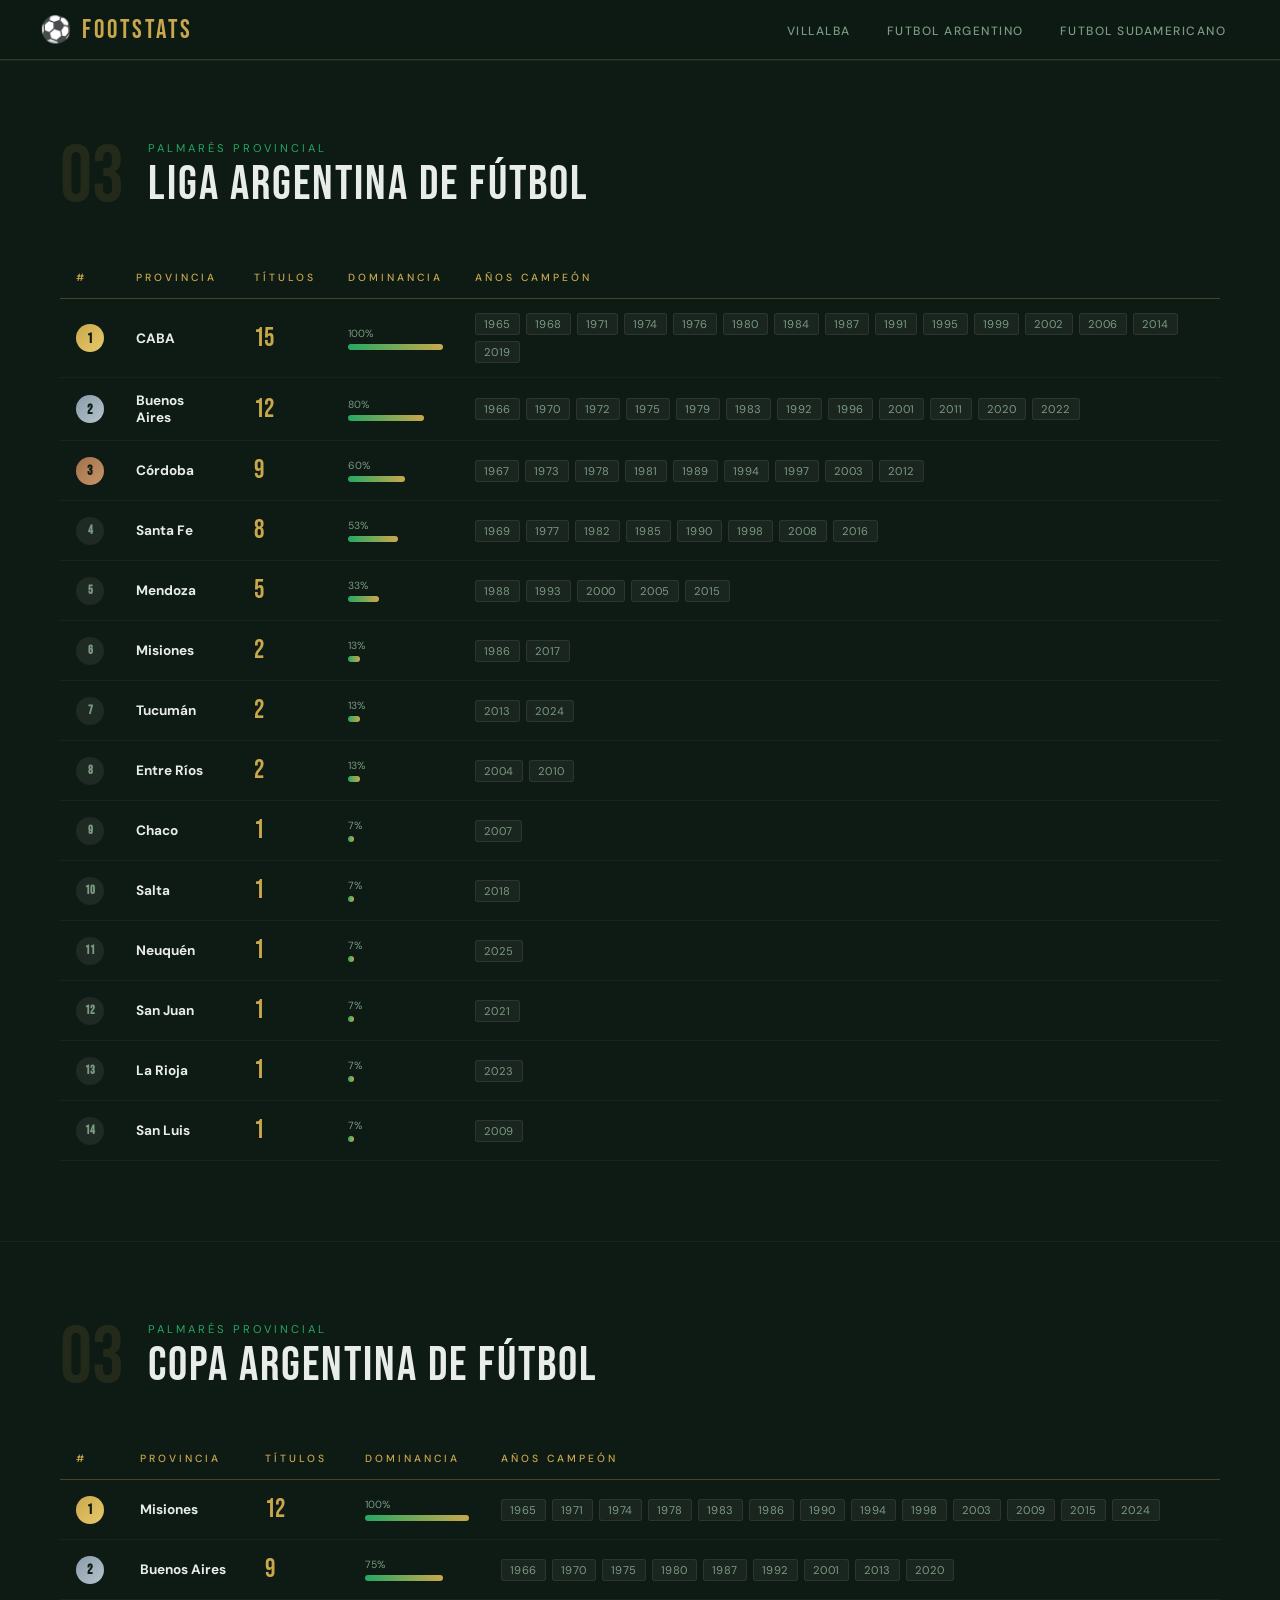
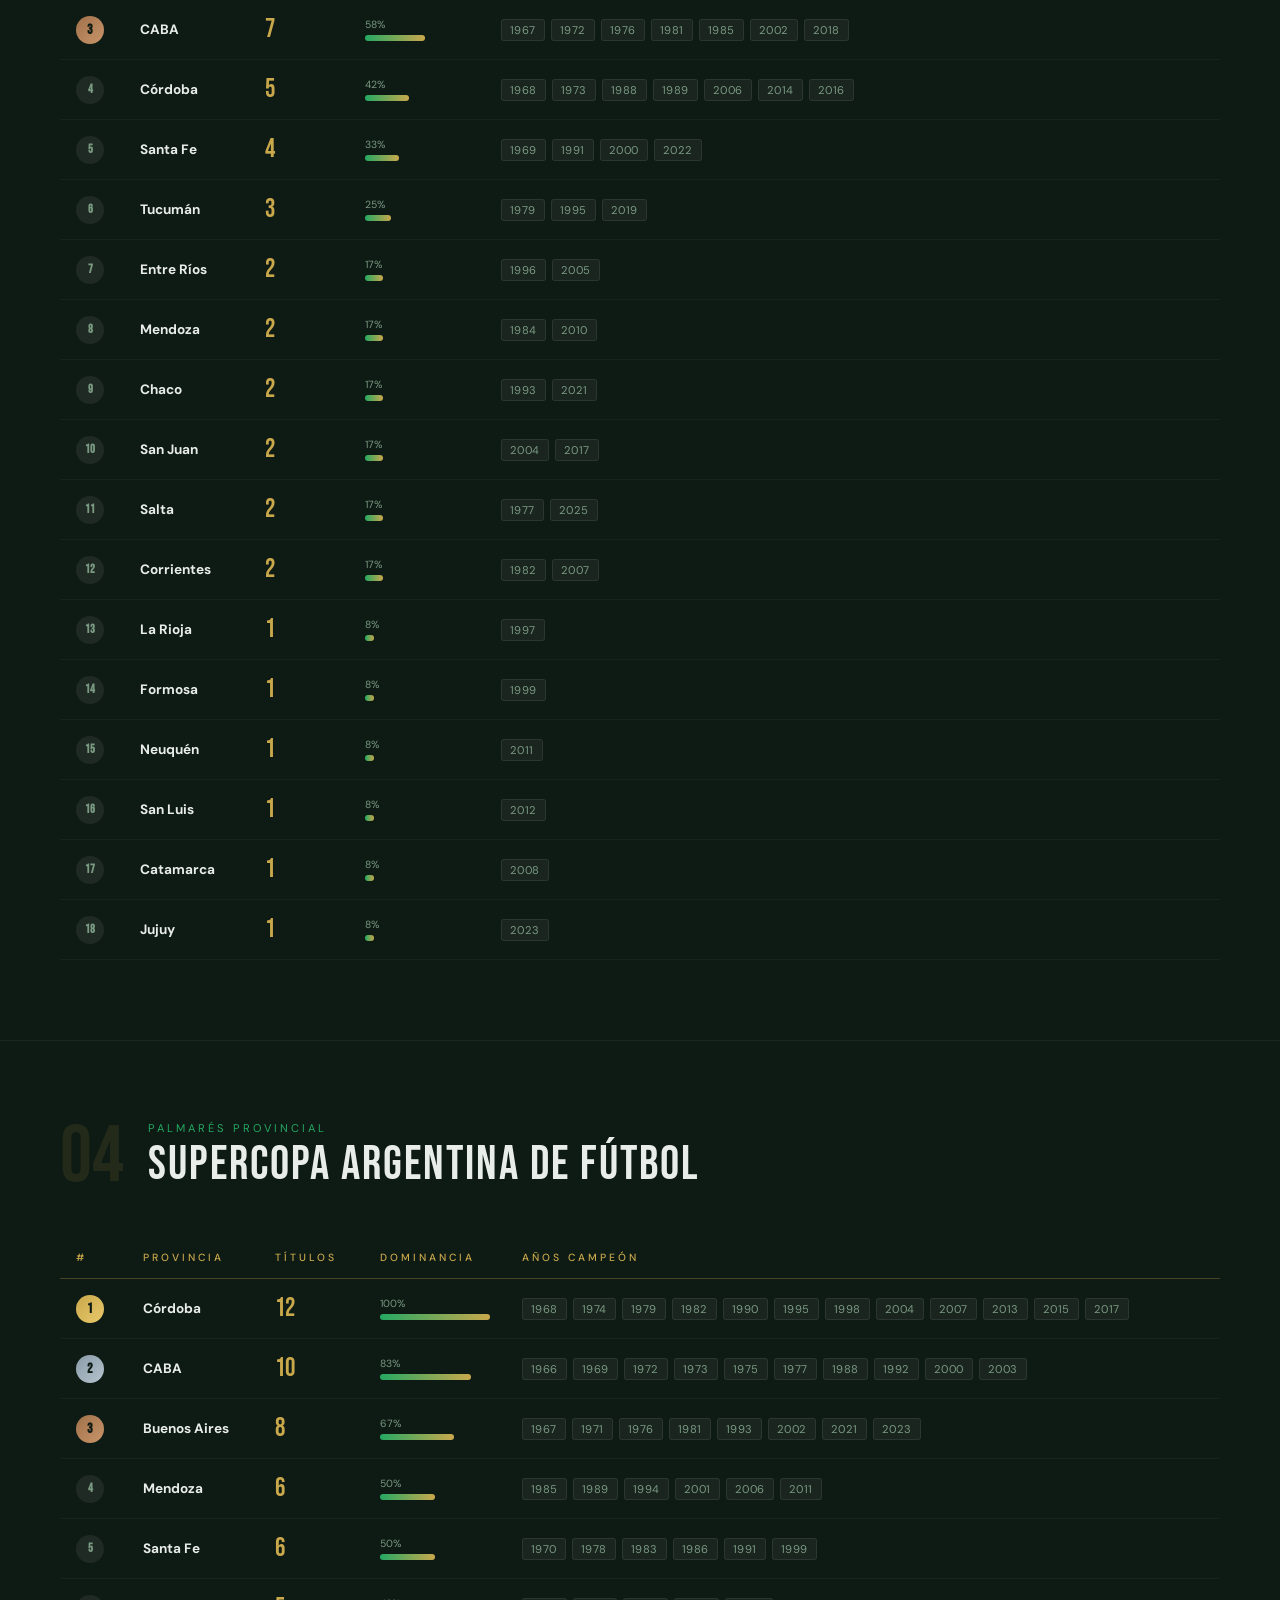
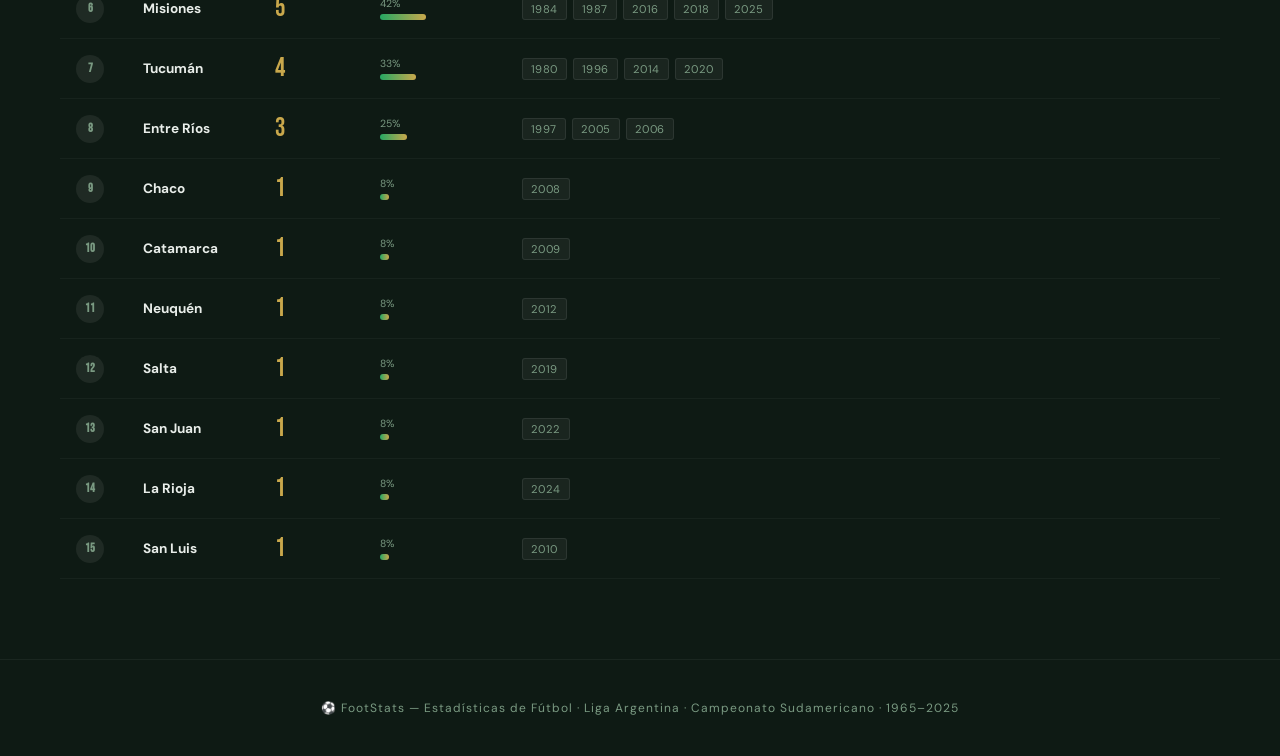
<file: argentina.html>
<!DOCTYPE html>
<html lang="es">

<head>
    <meta charset="UTF-8">
    <meta name="viewport" content="width=device-width, initial-scale=1.0">
    <title>Estadísticas de Fútbol</title>
    <link
        href="https://fonts.googleapis.com/css2?family=Bebas+Neue&family=DM+Sans:wght@300;400;500;600&family=Playfair+Display:ital,wght@0,700;1,400&display=swap"
        rel="stylesheet">
    <link rel="stylesheet" href="style.css">
</head>

<body>

    <nav>
        <a href="index.html" class="nav-logo" style="text-decoration:none;">⚽ FootStats</a>
        <div class="hamburger" onclick="document.querySelector('.nav-links').classList.toggle('open')">☰</div>
        <ul class="nav-links">
            <li><a href="index.html">VILLALBA</a></li>
            <li><a href="argentina.html">FUTBOL ARGENTINO</a></li>
            <li><a href="sudamericano.html">FUTBOL SUDAMERICANO</a></li>
        </ul>
    </nav>

<!-- ====== LIGA ARGENTINA ====== -->
    <section id="liga">
        <div class="section-header fade-in">
            <div class="section-number">03</div>
            <div class="section-title-block">
                <div class="section-subtitle">Palmarés provincial</div>
                <div class="section-title">Liga Argentina de Fútbol</div>
            </div>
        </div>
        <div class="palmares-table-wrap fade-in" id="ligaTable"></div>
    </section>

    
<!-- ====== COPA ARGENTINA ====== -->
    <section id="copa">
        <div class="section-header fade-in">
            <div class="section-number">03</div>
            <div class="section-title-block">
                <div class="section-subtitle">Palmarés provincial</div>
                <div class="section-title">Copa Argentina de Fútbol</div>
            </div>
        </div>
        <div class="palmares-table-wrap fade-in" id="copaTable"></div>
    </section>

    
<!-- ====== SUPERCOPA ====== -->
    <section id="supercopa">
        <div class="section-header fade-in">
            <div class="section-number">04</div>
            <div class="section-title-block">
                <div class="section-subtitle">Palmarés provincial</div>
                <div class="section-title">Supercopa Argentina de Fútbol</div>
            </div>
        </div>
        <div class="palmares-table-wrap fade-in" id="supercopaTable"></div>
    </section>

    
    <footer>
        <span>⚽ FootStats — Estadísticas de Fútbol · Liga Argentina · Campeonato Sudamericano · 1965–2025</span>
    </footer>

    <script>


        const ligaData = [
            { prov: 'CABA', titulos: 15, years: [1965, 1968, 1971, 1974, 1976, 1980, 1984, 1987, 1991, 1995, 1999, 2002, 2006, 2014, 2019] },
            { prov: 'Buenos Aires', titulos: 12, years: [1966, 1970, 1972, 1975, 1979, 1983, 1992, 1996, 2001, 2011, 2020, 2022] },
            { prov: 'Córdoba', titulos: 9, years: [1967, 1973, 1978, 1981, 1989, 1994, 1997, 2003, 2012] },
            { prov: 'Santa Fe', titulos: 8, years: [1969, 1977, 1982, 1985, 1990, 1998, 2008, 2016] },
            { prov: 'Mendoza', titulos: 5, years: [1988, 1993, 2000, 2005, 2015] },
            { prov: 'Misiones', titulos: 2, years: [1986, 2017] },
            { prov: 'Tucumán', titulos: 2, years: [2013, 2024] },
            { prov: 'Entre Ríos', titulos: 2, years: [2004, 2010] },
            { prov: 'Chaco', titulos: 1, years: [2007] },
            { prov: 'Salta', titulos: 1, years: [2018] },
            { prov: 'Neuquén', titulos: 1, years: [2025] },
            { prov: 'San Juan', titulos: 1, years: [2021] },
            { prov: 'La Rioja', titulos: 1, years: [2023] },
            { prov: 'San Luis', titulos: 1, years: [2009] },
        ];


        const copaData = [
            { prov: 'Misiones', titulos: 12, years: [1965, 1971, 1974, 1978, 1983, 1986, 1990, 1994, 1998, 2003, 2009, 2015, 2024] },
            { prov: 'Buenos Aires', titulos: 9, years: [1966, 1970, 1975, 1980, 1987, 1992, 2001, 2013, 2020] },
            { prov: 'CABA', titulos: 7, years: [1967, 1972, 1976, 1981, 1985, 2002, 2018] },
            { prov: 'Córdoba', titulos: 5, years: [1968, 1973, 1988, 1989, 2006, 2014, 2016] },
            { prov: 'Santa Fe', titulos: 4, years: [1969, 1991, 2000, 2022] },
            { prov: 'Tucumán', titulos: 3, years: [1979, 1995, 2019] },
            { prov: 'Entre Ríos', titulos: 2, years: [1996, 2005] },
            { prov: 'Mendoza', titulos: 2, years: [1984, 2010] },
            { prov: 'Chaco', titulos: 2, years: [1993, 2021] },
            { prov: 'San Juan', titulos: 2, years: [2004, 2017] },
            { prov: 'Salta', titulos: 2, years: [1977, 2025] },
            { prov: 'Corrientes', titulos: 2, years: [1982, 2007] },
            { prov: 'La Rioja', titulos: 1, years: [1997] },
            { prov: 'Formosa', titulos: 1, years: [1999] },
            { prov: 'Neuquén', titulos: 1, years: [2011] },
            { prov: 'San Luis', titulos: 1, years: [2012] },
            { prov: 'Catamarca', titulos: 1, years: [2008] },
            { prov: 'Jujuy', titulos: 1, years: [2023] },
        ];


        const supercopaData = [
            { prov: 'Córdoba', titulos: 12, years: [1968, 1974, 1979, 1982, 1990, 1995, 1998, 2004, 2007, 2013, 2015, 2017] },
            { prov: 'CABA', titulos: 10, years: [1966, 1969, 1972, 1973, 1975, 1977, 1988, 1992, 2000, 2003] },
            { prov: 'Buenos Aires', titulos: 8, years: [1967, 1971, 1976, 1981, 1993, 2002, 2021, 2023] },
            { prov: 'Mendoza', titulos: 6, years: [1985, 1989, 1994, 2001, 2006, 2011] },
            { prov: 'Santa Fe', titulos: 6, years: [1970, 1978, 1983, 1986, 1991, 1999] },
            { prov: 'Misiones', titulos: 5, years: [1984, 1987, 2016, 2018, 2025] },
            { prov: 'Tucumán', titulos: 4, years: [1980, 1996, 2014, 2020] },
            { prov: 'Entre Ríos', titulos: 3, years: [1997, 2005, 2006] },
            { prov: 'Chaco', titulos: 1, years: [2008] },
            { prov: 'Catamarca', titulos: 1, years: [2009] },
            { prov: 'Neuquén', titulos: 1, years: [2012] },
            { prov: 'Salta', titulos: 1, years: [2019] },
            { prov: 'San Juan', titulos: 1, years: [2022] },
            { prov: 'La Rioja', titulos: 1, years: [2024] },
            { prov: 'San Luis', titulos: 1, years: [2010] },
        ];


        // ==============================
        // BUILD PALMARES TABLE (ARG)
        // ==============================
        function buildPalmaresTable(data, containerId) {
            const maxT = data[0].titulos;
            let html = `<table class="palmares-table">
    <thead><tr>
      <th>#</th>
      <th>Provincia</th>
      <th>Títulos</th>
      <th class="bar-cell">Dominancia</th>
      <th>Años campeón</th>
    </tr></thead><tbody>`;

            data.forEach((row, i) => {
                const pct = Math.round((row.titulos / maxT) * 100);
                const rankClass = i === 0 ? 'rank-1' : i === 1 ? 'rank-2' : i === 2 ? 'rank-3' : 'rank-other';
                const years = row.years.map(y => `<span class="year-tag">${y}</span>`).join('');
                html += `<tr>
      <td><span class="rank-badge ${rankClass}">${i + 1}</span></td>
      <td><strong>${row.prov}</strong></td>
      <td><span class="titles-count">${row.titulos}</span></td>
      <td class="bar-cell">
        <div style="font-size:0.65rem;color:var(--muted);margin-bottom:4px;">${pct}%</div>
        <div class="title-bar" style="width:${pct}%"></div>
      </td>
      <td><div class="years-list">${years}</div></td>
    </tr>`;
            });

            html += '</tbody></table>';
            document.getElementById(containerId).innerHTML = html;
        }
        buildPalmaresTable(ligaData, 'ligaTable');
        buildPalmaresTable(copaData, 'copaTable');
        buildPalmaresTable(supercopaData, 'supercopaTable');


        // ==============================
        // SCROLL OBSERVER
        // ==============================
        const observer = new IntersectionObserver((entries) => {
            entries.forEach(e => {
                if (e.isIntersecting) e.target.classList.add('visible');
            });
        }, { threshold: 0.1 });

        document.querySelectorAll('.fade-in').forEach(el => observer.observe(el));

        // ==============================
        // NAV ACTIVE
        // ==============================
        window.addEventListener('scroll', () => {
            const sections = ['villalba', 'palmares-jugador', 'liga', 'copa', 'supercopa', 'sudamericana'];
            let current = '';
            sections.forEach(id => {
                const el = document.getElementById(id);
                if (el && window.scrollY >= el.offsetTop - 80) current = id;
            });
            document.querySelectorAll('.nav-links a').forEach(a => {
                const href = a.getAttribute('href');
                a.classList.toggle('active', current && href.endsWith('#' + current));
            });
        });
    </script>
</body>
</html>
</file>
<file: style.css>
:root {
            --green: #1a7a4a;
            --green-light: #25a863;
            --green-dark: #0d4a2c;
            --gold: #c9a84c;
            --gold-light: #e8c96a;
            --cream: #f5f0e8;
            --dark: #0e1a14;
            --mid: #1c2e22;
            --text: #e8ede9;
            --muted: #7a9a82;
            --white: #ffffff;
            --red: #c0392b;
        }

        * {
            margin: 0;
            padding: 0;
            box-sizing: border-box;
        }

        body {
            background-color: var(--dark);
            color: var(--text);
            font-family: 'DM Sans', sans-serif;
            overflow-x: hidden;
        }

        /* NAV */
        nav {
            position: sticky;
            top: 0;
            z-index: 100;
            background: rgba(14, 26, 20, 0.95);
            backdrop-filter: blur(10px);
            border-bottom: 1px solid rgba(201, 168, 76, 0.2);
            padding: 0 40px;
            display: flex;
            align-items: center;
            justify-content: space-between;
            height: 60px;
        }

        .nav-logo {
            font-family: 'Bebas Neue', sans-serif;
            font-size: 1.6rem;
            letter-spacing: 3px;
            color: var(--gold);
        }

        .nav-links {
            display: flex;
            gap: 8px;
            list-style: none;
            flex-wrap: wrap;
        }

        .nav-links a {
            color: var(--muted);
            text-decoration: none;
            font-size: 0.75rem;
            font-weight: 500;
            letter-spacing: 1.5px;
            text-transform: uppercase;
            padding: 6px 14px;
            border-radius: 20px;
            transition: all 0.2s;
        }

        .nav-links a:hover,
        .nav-links a.active {
            color: var(--gold);
            background: rgba(201, 168, 76, 0.1);
        }

        /* HERO PLAYER */
        .player-hero {
            min-height: 100vh;
            display: grid;
            grid-template-columns: 1fr 1fr;
            position: relative;
            overflow: hidden;
        }

        .player-hero::before {
            content: '';
            position: absolute;
            inset: 0;
            background: radial-gradient(ellipse at 30% 50%, rgba(37, 168, 99, 0.12) 0%, transparent 60%),
                radial-gradient(ellipse at 80% 20%, rgba(201, 168, 76, 0.08) 0%, transparent 50%);
            pointer-events: none;
        }

        .player-photo-side {
            position: relative;
            display: flex;
            align-items: center;
            justify-content: center;
            padding: 80px 40px;
        }

        .photo-frame {
            position: relative;
            width: 380px;
            height: 480px;
        }

        .photo-frame::before {
            content: '';
            position: absolute;
            top: -12px;
            left: -12px;
            right: 12px;
            bottom: -12px;
            border: 2px solid var(--gold);
            border-radius: 4px;
            opacity: 0.4;
        }

        .photo-frame::after {
            content: '';
            position: absolute;
            top: 12px;
            left: 12px;
            right: -12px;
            bottom: 12px;
            border: 1px solid var(--green-light);
            border-radius: 4px;
            opacity: 0.3;
        }

        .player-image {
            width: 100%;
            height: 100%;
            object-fit: cover;
            border-radius: 4px;
            display: block;
            background: var(--mid);
        }

        .photo-placeholder {
            width: 100%;
            height: 100%;
            background: linear-gradient(145deg, var(--mid), var(--green-dark));
            border-radius: 4px;
            display: flex;
            flex-direction: column;
            align-items: center;
            justify-content: center;
            gap: 16px;
            color: var(--muted);
            border: 2px dashed rgba(201, 168, 76, 0.3);
        }

        .photo-placeholder svg {
            opacity: 0.4;
        }

        .photo-placeholder span {
            font-size: 0.8rem;
            letter-spacing: 2px;
            text-transform: uppercase;
            opacity: 0.5;
        }

        .player-number-bg {
            position: absolute;
            font-family: 'Bebas Neue', sans-serif;
            font-size: 22rem;
            color: rgba(201, 168, 76, 0.04);
            bottom: -40px;
            left: -20px;
            line-height: 1;
            pointer-events: none;
            user-select: none;
        }

        .player-info-side {
            display: flex;
            flex-direction: column;
            justify-content: center;
            padding: 80px 60px 80px 20px;
            gap: 32px;
        }

        .player-tag {
            display: inline-flex;
            align-items: center;
            gap: 8px;
            font-size: 0.7rem;
            letter-spacing: 3px;
            text-transform: uppercase;
            color: var(--gold);
            border: 1px solid rgba(201, 168, 76, 0.3);
            padding: 6px 16px;
            border-radius: 20px;
            width: fit-content;
        }

        .player-tag::before {
            content: '';
            width: 6px;
            height: 6px;
            border-radius: 50%;
            background: var(--gold);
        }

        .player-name {
            font-family: 'Bebas Neue', sans-serif;
            font-size: 5.5rem;
            line-height: 0.9;
            letter-spacing: 2px;
        }

        .player-name .first {
            color: var(--text);
            display: block;
        }

        .player-name .last {
            color: var(--gold);
            display: block;
        }

        .player-meta {
            display: flex;
            flex-direction: column;
            gap: 10px;
            padding-left: 2px;
            border-left: 3px solid var(--green-light);
            padding-left: 20px;
        }

        .player-meta p {
            font-size: 0.85rem;
            color: var(--muted);
            line-height: 1.6;
        }

        .player-meta strong {
            color: var(--text);
        }

        /* STATS OVERVIEW */
        .stats-overview {
            display: grid;
            grid-template-columns: repeat(3, 1fr);
            gap: 2px;
            margin-top: 8px;
        }

        .stat-block {
            background: rgba(255, 255, 255, 0.03);
            padding: 24px 20px;
            border: 1px solid rgba(255, 255, 255, 0.06);
            text-align: center;
            transition: all 0.3s;
            cursor: default;
        }

        .stat-block:hover {
            background: rgba(201, 168, 76, 0.08);
            border-color: rgba(201, 168, 76, 0.2);
        }

        .stat-block .num {
            font-family: 'Bebas Neue', sans-serif;
            font-size: 3rem;
            color: var(--gold);
            line-height: 1;
            display: block;
        }

        .stat-block .lbl {
            font-size: 0.68rem;
            letter-spacing: 2px;
            text-transform: uppercase;
            color: var(--muted);
            margin-top: 4px;
            display: block;
        }

        .palmares-box {
            background: linear-gradient(135deg, rgba(37, 168, 99, 0.1), rgba(201, 168, 76, 0.05));
            border: 1px solid rgba(201, 168, 76, 0.2);
            padding: 20px 24px;
            border-radius: 2px;
            display: flex;
            align-items: center;
            justify-content: space-between;
            gap: 16px;
        }

        .palmares-box .palm-label {
            font-size: 0.72rem;
            letter-spacing: 2px;
            text-transform: uppercase;
            color: var(--muted);
        }

        .palmares-box .palm-content {
            font-size: 0.9rem;
            color: var(--text);
            margin-top: 4px;
        }

        .titles-input-row {
            display: flex;
            gap: 12px;
            align-items: center;
        }

        .titles-input {
            background: rgba(255, 255, 255, 0.05);
            border: 1px solid rgba(201, 168, 76, 0.3);
            color: var(--gold);
            font-family: 'Bebas Neue', sans-serif;
            font-size: 2.5rem;
            width: 80px;
            text-align: center;
            padding: 8px;
            border-radius: 2px;
            outline: none;
            transition: border-color 0.2s;
        }

        .titles-input:focus {
            border-color: var(--gold);
        }

        /* CAREER TABLE */
        section {
            padding: 80px 60px;
            border-top: 1px solid rgba(255, 255, 255, 0.05);
        }

        .section-header {
            display: flex;
            align-items: flex-end;
            gap: 24px;
            margin-bottom: 48px;
        }

        .section-number {
            font-family: 'Bebas Neue', sans-serif;
            font-size: 5rem;
            color: rgba(201, 168, 76, 0.12);
            line-height: 0.8;
            flex-shrink: 0;
        }

        .section-title-block {}

        .section-subtitle {
            font-size: 0.7rem;
            letter-spacing: 3px;
            text-transform: uppercase;
            color: var(--green-light);
            margin-bottom: 6px;
        }

        .section-title {
            font-family: 'Bebas Neue', sans-serif;
            font-size: 3rem;
            letter-spacing: 2px;
            color: var(--text);
            line-height: 1;
        }

        /* CAREER CARDS */
        .career-grid {
            display: grid;
            grid-template-columns: repeat(auto-fill, minmax(240px, 1fr));
            gap: 12px;
        }

        .career-card {
            background: rgba(255, 255, 255, 0.03);
            border: 1px solid rgba(255, 255, 255, 0.06);
            padding: 20px;
            position: relative;
            overflow: hidden;
            transition: all 0.3s;
            cursor: default;
        }

        .career-card:hover {
            background: rgba(255, 255, 255, 0.06);
            border-color: rgba(201, 168, 76, 0.2);
            transform: translateY(-2px);
        }

        .career-card::before {
            content: attr(data-age);
            position: absolute;
            top: -10px;
            right: -5px;
            font-family: 'Bebas Neue', sans-serif;
            font-size: 5rem;
            color: rgba(255, 255, 255, 0.03);
            line-height: 1;
            pointer-events: none;
        }

        .card-age {
            font-size: 0.65rem;
            letter-spacing: 3px;
            text-transform: uppercase;
            color: var(--muted);
            margin-bottom: 8px;
        }

        .card-club {
            font-family: 'Bebas Neue', sans-serif;
            font-size: 1.6rem;
            letter-spacing: 1px;
            color: var(--text);
            line-height: 1;
            margin-bottom: 4px;
        }

        .card-number {
            font-size: 0.72rem;
            color: var(--muted);
            margin-bottom: 16px;
        }

        .card-stats {
            display: flex;
            gap: 16px;
        }

        .card-stat {
            flex: 1;
        }

        .card-stat .val {
            font-family: 'Bebas Neue', sans-serif;
            font-size: 2rem;
            color: var(--gold);
            display: block;
            line-height: 1;
        }

        .card-stat .val.goals {
            color: var(--green-light);
        }

        .card-stat .key {
            font-size: 0.6rem;
            letter-spacing: 2px;
            text-transform: uppercase;
            color: var(--muted);
            margin-top: 2px;
            display: block;
        }

        .goals-bar {
            position: absolute;
            bottom: 0;
            left: 0;
            height: 3px;
            background: linear-gradient(90deg, var(--green-light), var(--gold));
            transition: width 1s ease;
        }

        /* PALMARÉS TABLE */
        .palmares-section {}

        .comp-tabs {
            display: flex;
            gap: 4px;
            margin-bottom: 32px;
            flex-wrap: wrap;
        }

        .comp-tab {
            font-size: 0.72rem;
            letter-spacing: 2px;
            text-transform: uppercase;
            padding: 8px 20px;
            background: transparent;
            border: 1px solid rgba(255, 255, 255, 0.1);
            color: var(--muted);
            cursor: pointer;
            transition: all 0.2s;
            font-family: 'DM Sans', sans-serif;
            font-weight: 500;
        }

        .comp-tab:hover,
        .comp-tab.active {
            background: rgba(201, 168, 76, 0.12);
            border-color: var(--gold);
            color: var(--gold);
        }

        .palmares-table-wrap {
            overflow-x: auto;
        }

        .palmares-table {
            width: 100%;
            border-collapse: collapse;
            font-size: 0.85rem;
        }

        .palmares-table thead tr {
            border-bottom: 1px solid rgba(201, 168, 76, 0.3);
        }

        .palmares-table th {
            font-size: 0.65rem;
            letter-spacing: 3px;
            text-transform: uppercase;
            color: var(--gold);
            padding: 14px 16px;
            text-align: left;
            font-weight: 500;
        }

        .palmares-table td {
            padding: 14px 16px;
            border-bottom: 1px solid rgba(255, 255, 255, 0.04);
            color: var(--text);
            vertical-align: middle;
        }

        .palmares-table tbody tr {
            transition: background 0.2s;
        }

        .palmares-table tbody tr:hover {
            background: rgba(255, 255, 255, 0.03);
        }

        .rank-badge {
            display: inline-flex;
            align-items: center;
            justify-content: center;
            width: 28px;
            height: 28px;
            border-radius: 50%;
            font-family: 'Bebas Neue', sans-serif;
            font-size: 0.9rem;
            font-weight: 700;
        }

        .rank-1 {
            background: linear-gradient(135deg, #c9a84c, #e8c96a);
            color: var(--dark);
        }

        .rank-2 {
            background: linear-gradient(135deg, #8a9ba8, #b5c4ce);
            color: var(--dark);
        }

        .rank-3 {
            background: linear-gradient(135deg, #a0714a, #c9956a);
            color: var(--dark);
        }

        .rank-other {
            background: rgba(255, 255, 255, 0.07);
            color: var(--muted);
            font-size: 0.75rem;
        }

        .titles-count {
            font-family: 'Bebas Neue', sans-serif;
            font-size: 1.6rem;
            color: var(--gold);
        }

        .years-list {
            display: flex;
            flex-wrap: wrap;
            gap: 6px;
        }

        .year-tag {
            font-size: 0.7rem;
            padding: 3px 8px;
            background: rgba(255, 255, 255, 0.05);
            border: 1px solid rgba(255, 255, 255, 0.08);
            border-radius: 3px;
            color: var(--muted);
            letter-spacing: 0.5px;
            transition: all 0.2s;
        }

        .year-tag:hover {
            background: rgba(201, 168, 76, 0.1);
            border-color: rgba(201, 168, 76, 0.3);
            color: var(--gold);
        }

        .bar-cell {
            min-width: 120px;
        }

        .title-bar {
            height: 6px;
            background: linear-gradient(90deg, var(--green-light), var(--gold));
            border-radius: 3px;
            margin-top: 4px;
            transition: width 1s ease;
        }

        /* COPA SUD */
        .country-flag {
            font-size: 1.1rem;
            margin-right: 6px;
        }

        .province-region {
            font-size: 0.75rem;
            color: var(--muted);
            margin-top: 2px;
        }

        /* HIDDEN TABS */
        .tab-content {
            display: none;
        }

        .tab-content.active {
            display: block;
        }

        /* FOOTER */
        footer {
            text-align: center;
            padding: 40px;
            border-top: 1px solid rgba(255, 255, 255, 0.05);
            color: var(--muted);
            font-size: 0.75rem;
            letter-spacing: 1px;
        }

        .hamburger {
            display: none;
            font-size: 1.8rem;
            color: var(--gold);
            cursor: pointer;
            user-select: none;
        }

        /* RESPONSIVE */
        @media(max-width: 900px) {
            .player-hero {
                grid-template-columns: 1fr;
            }

            .player-info-side {
                padding: 40px;
            }

            .player-photo-side {
                padding: 60px 40px 0;
            }

            .photo-frame {
                width: 280px;
                height: 360px;
            }

            .player-name {
                font-size: 3.5rem;
            }

            section {
                padding: 60px 24px;
            }

            nav {
                padding: 0 20px;
            }

            .hamburger {
                display: block;
            }

            .nav-links {
                display: none;
                position: absolute;
                top: 60px;
                left: 0;
                width: 100%;
                background: rgba(14, 26, 20, 0.98);
                flex-direction: column;
                padding: 20px 0;
                border-bottom: 1px solid rgba(201, 168, 76, 0.2);
            }

            .nav-links.open {
                display: flex;
            }

            .nav-links li {
                width: 100%;
                text-align: center;
                margin: 10px 0;
            }
        }

        /* PLAYER PALMARES */
        .palmares-clubs {
            display: flex;
            flex-direction: column;
            gap: 32px;
        }

        .club-palmares-block {
            border: 1px solid rgba(255, 255, 255, 0.06);
            background: rgba(255, 255, 255, 0.02);
            overflow: hidden;
            transition: border-color 0.3s;
        }

        .club-palmares-block:hover {
            border-color: rgba(201, 168, 76, 0.2);
        }

        .club-palmares-header {
            display: flex;
            align-items: center;
            gap: 20px;
            padding: 20px 28px;
            background: rgba(255, 255, 255, 0.02);
            border-bottom: 1px solid rgba(255, 255, 255, 0.05);
        }

        .club-name-big {
            font-family: 'Bebas Neue', sans-serif;
            font-size: 2rem;
            letter-spacing: 2px;
            color: var(--text);
            flex: 1;
        }

        .club-period {
            font-size: 0.72rem;
            letter-spacing: 2px;
            text-transform: uppercase;
            color: var(--muted);
            margin-top: 2px;
        }

        .club-title-count {
            font-family: 'Bebas Neue', sans-serif;
            font-size: 3rem;
            color: var(--gold);
            line-height: 1;
            text-align: center;
        }

        .club-title-label {
            font-size: 0.6rem;
            letter-spacing: 2px;
            text-transform: uppercase;
            color: var(--muted);
        }

        .trophies-grid {
            display: grid;
            grid-template-columns: repeat(auto-fill, minmax(210px, 1fr));
            gap: 1px;
            background: rgba(255, 255, 255, 0.04);
        }

        .trophy-item {
            background: var(--dark);
            padding: 18px 22px;
            display: flex;
            align-items: flex-start;
            gap: 14px;
            transition: background 0.2s;
        }

        .trophy-item:hover {
            background: rgba(201, 168, 76, 0.05);
        }

        .trophy-icon {
            font-size: 1.5rem;
            flex-shrink: 0;
            margin-top: 2px;
        }

        .trophy-name {
            font-size: 0.82rem;
            font-weight: 500;
            color: var(--text);
            line-height: 1.3;
        }

        .trophy-year {
            font-family: 'Bebas Neue', sans-serif;
            font-size: 1.1rem;
            color: var(--gold);
            margin-top: 4px;
            display: block;
            letter-spacing: 1px;
        }

        /* SCROLL ANIMATION */
        .fade-in {
            opacity: 0;
            transform: translateY(20px);
            transition: opacity 0.6s ease, transform 0.6s ease;
        }

        .fade-in.visible {
            opacity: 1;
            transform: translateY(0);
        }
</file>
